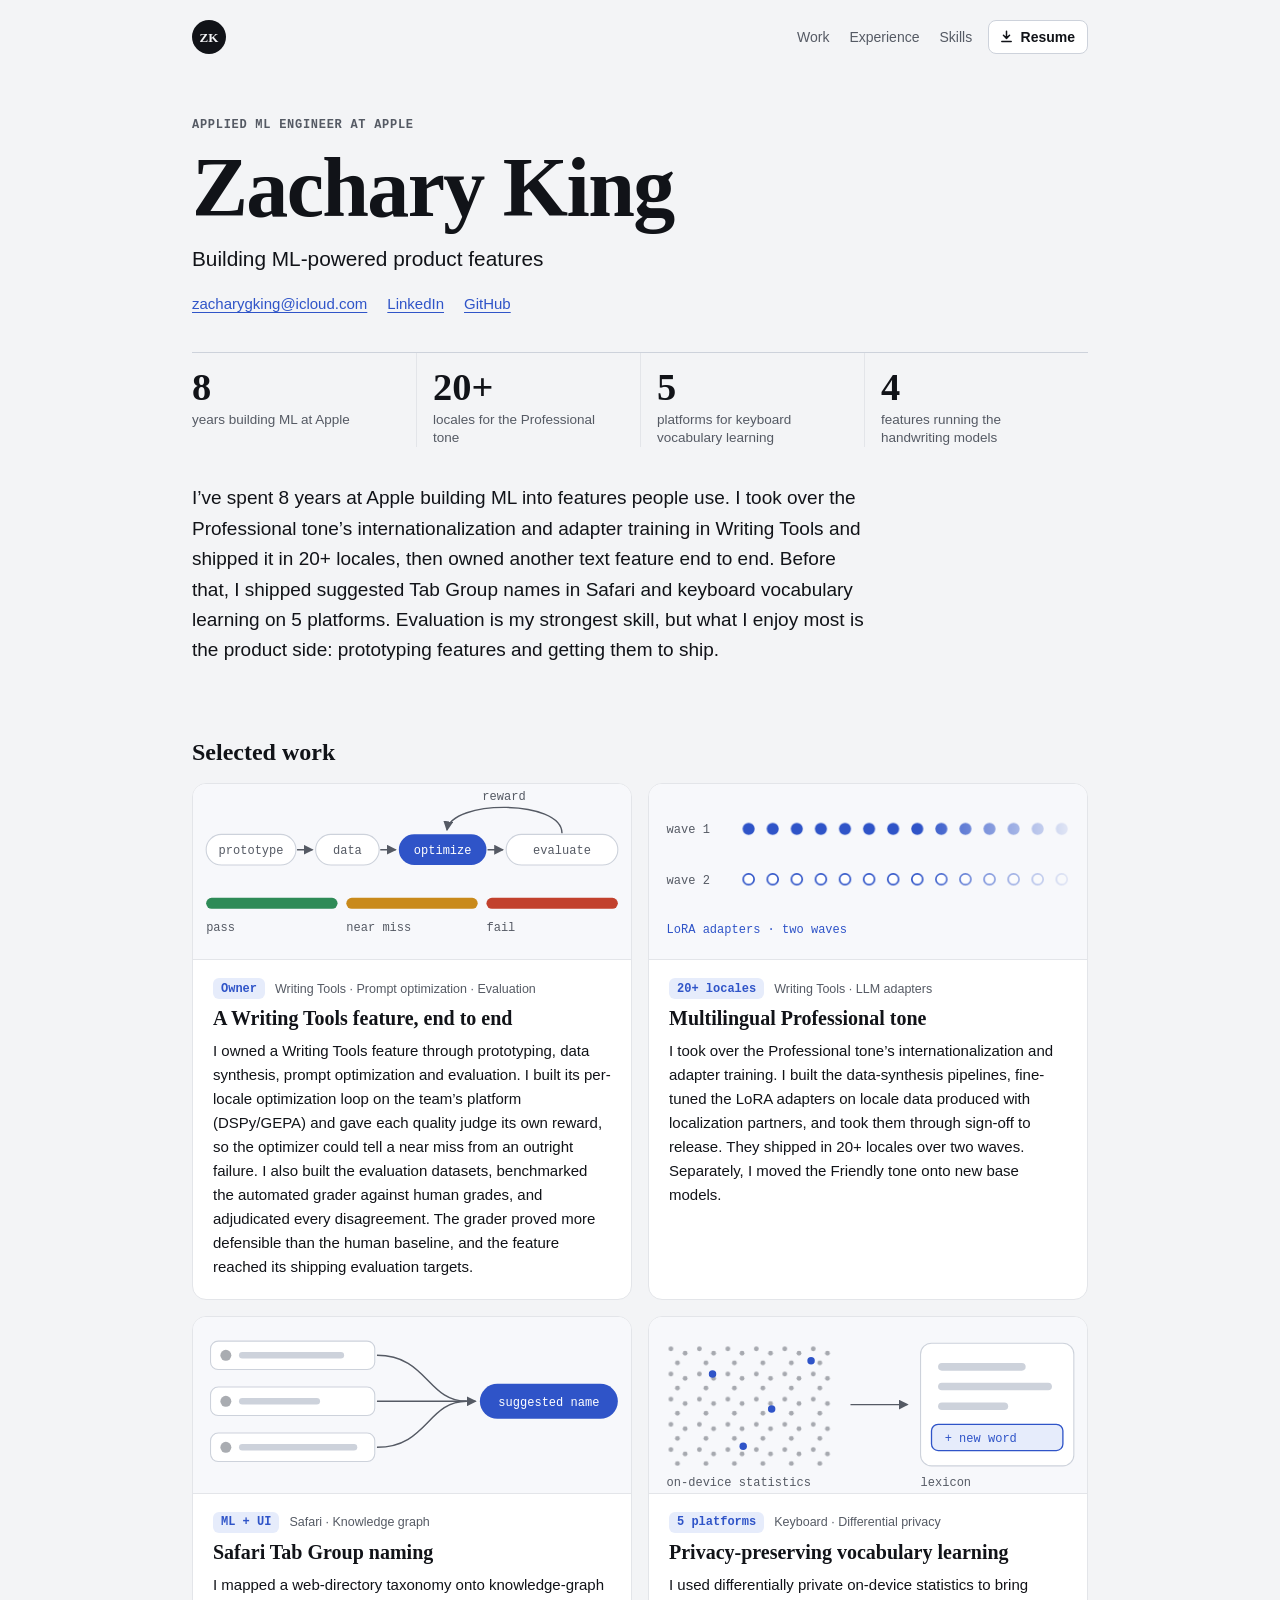
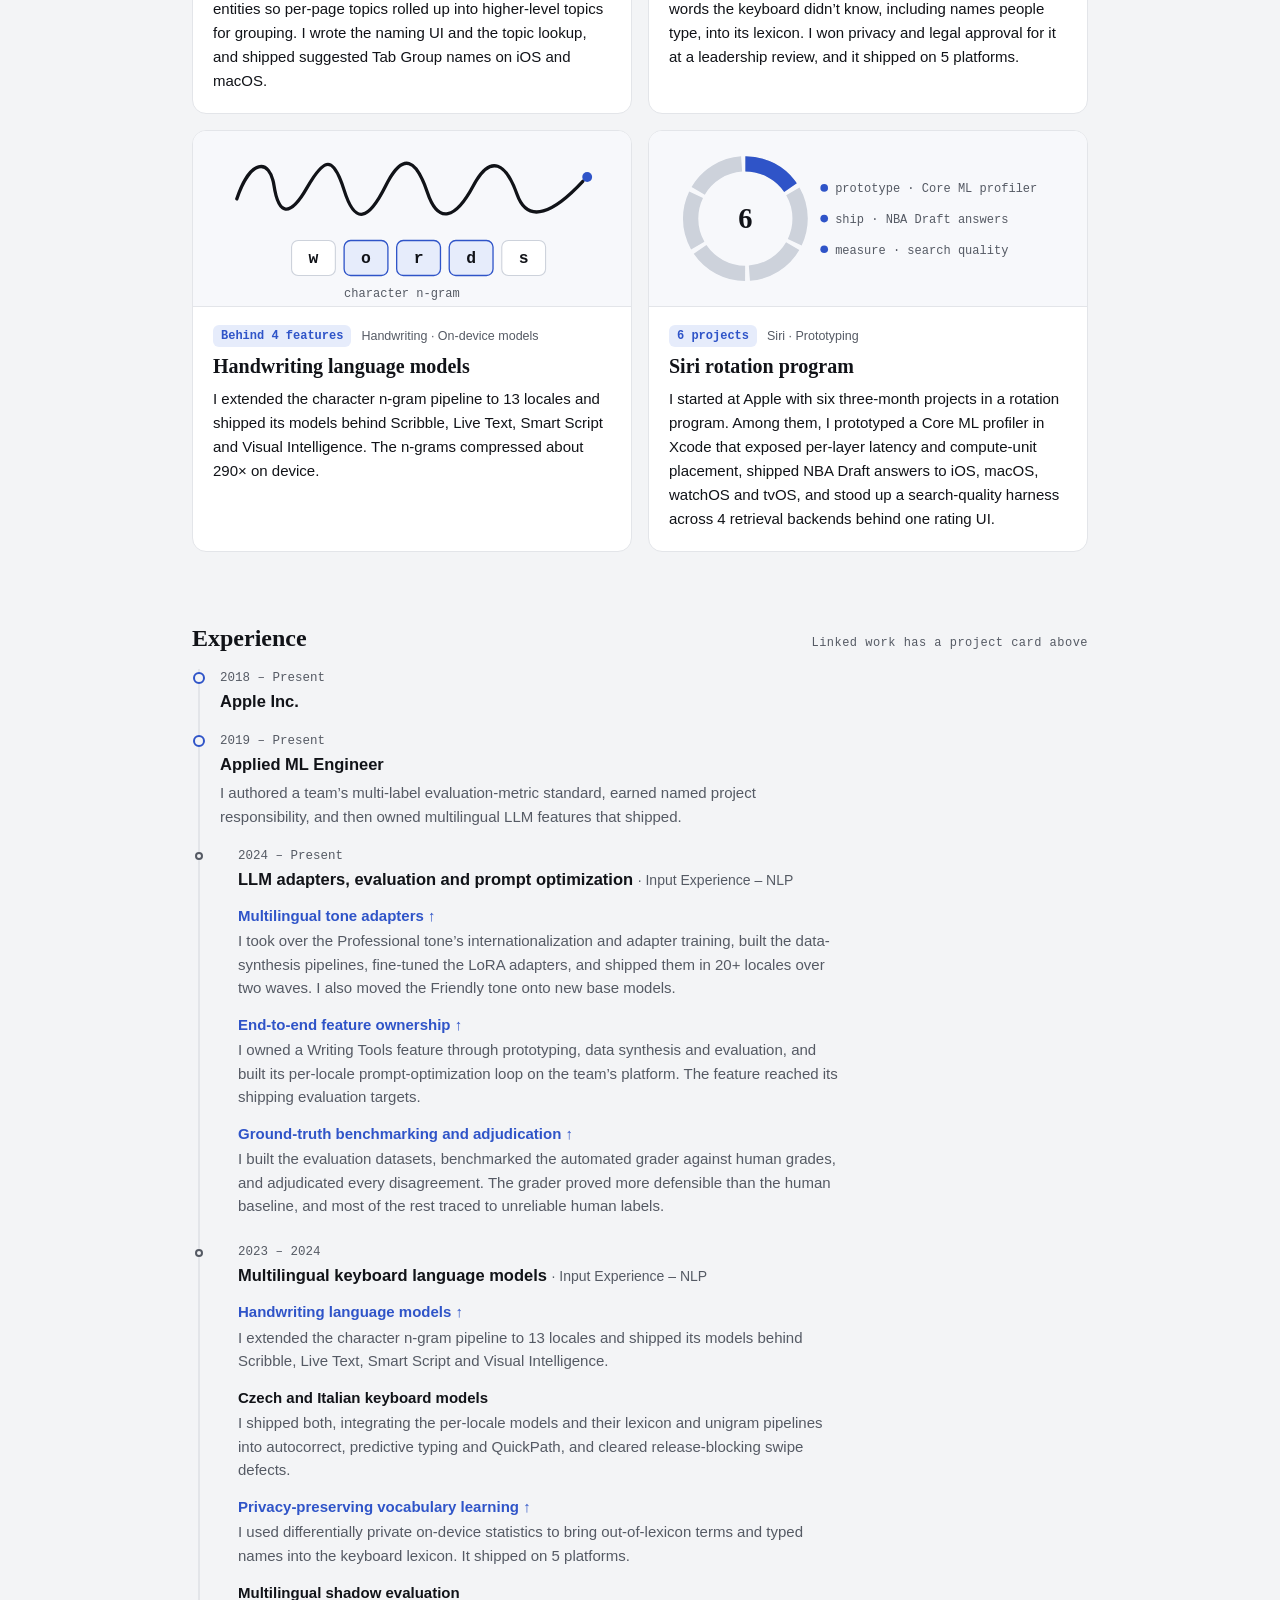
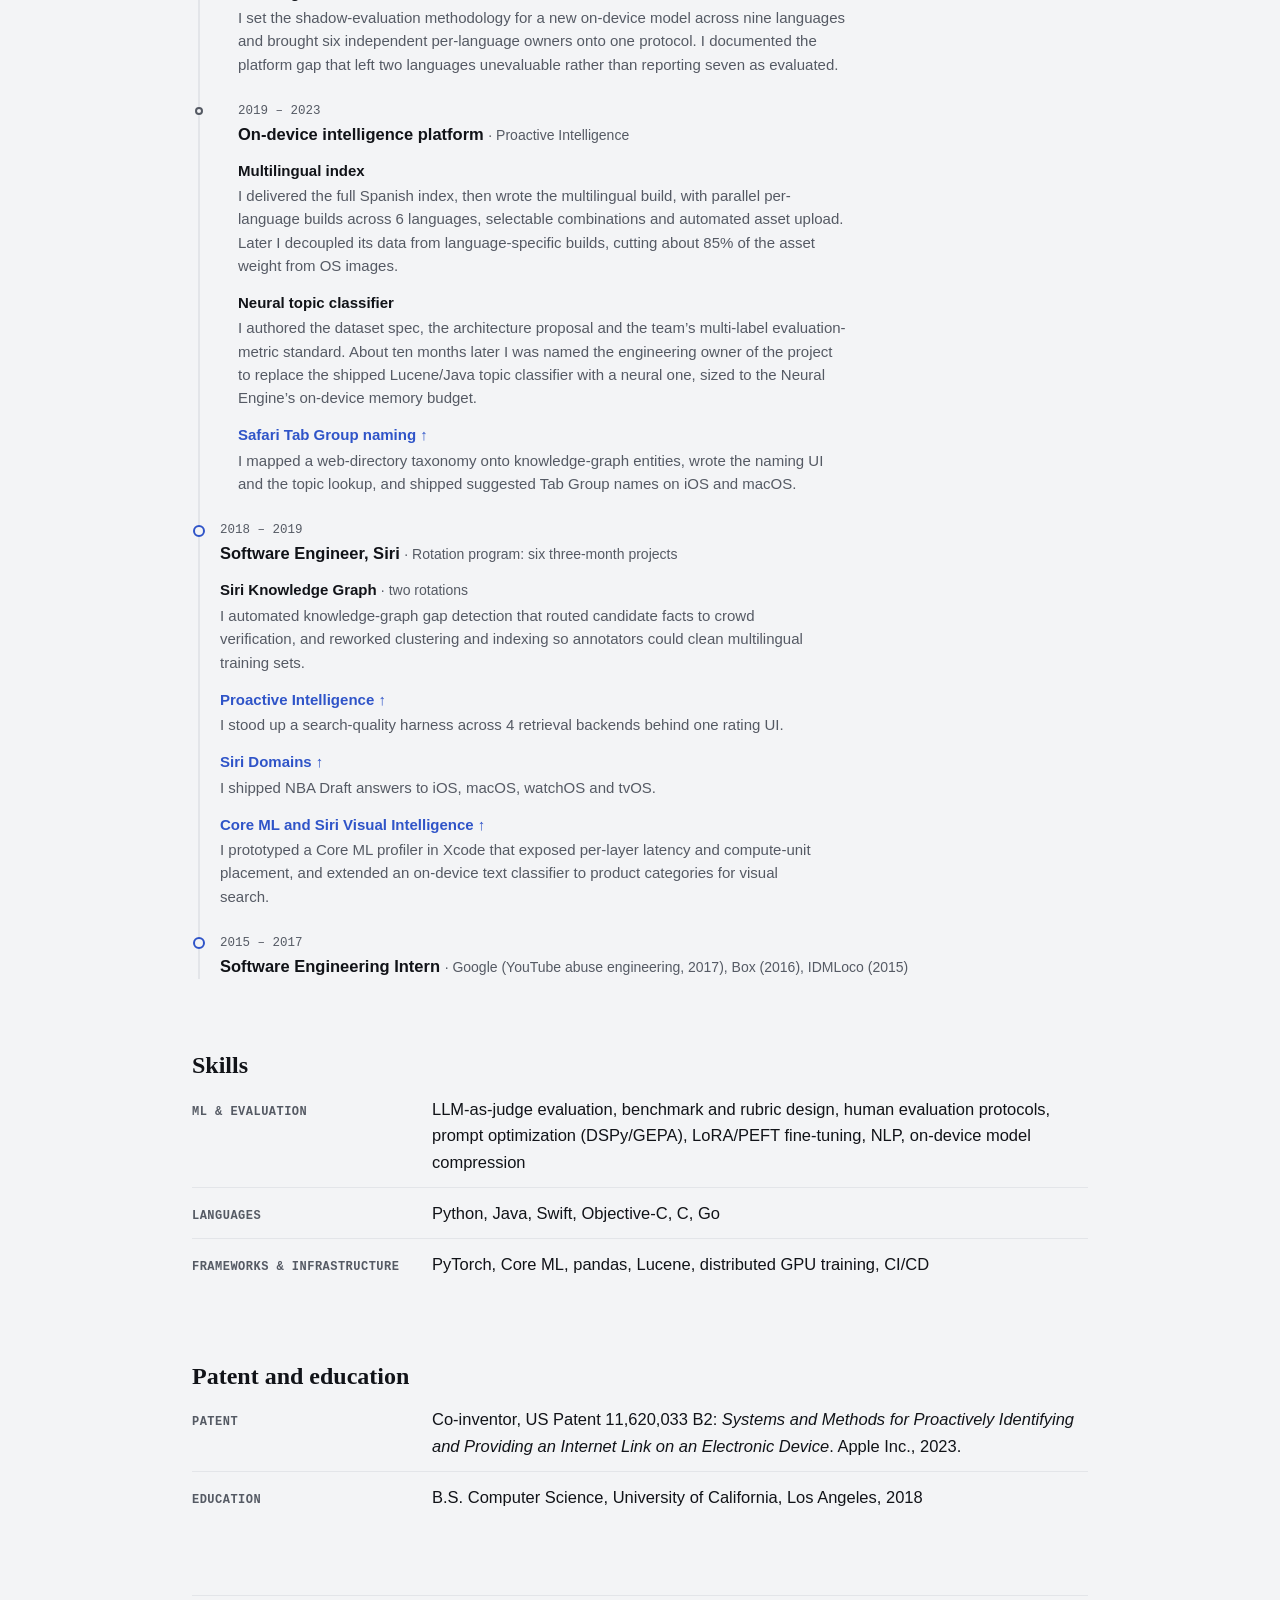
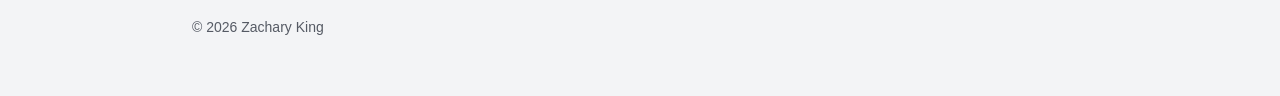
<file: index.html>
<!doctype html>
<html lang="en">
<head>
  <meta charset="utf-8">
  <meta name="viewport" content="width=device-width, initial-scale=1">
  <title>Zachary King – Applied ML Engineer</title>
  <meta name="description" content="Zachary King is an Applied ML Engineer at Apple who builds ML-powered product features, from LLM adapters and prompt optimization to on-device models.">
  <meta name="color-scheme" content="light dark">
  <meta name="theme-color" content="#f3f4f6" media="(prefers-color-scheme: light)">
  <meta name="theme-color" content="#0c0d10" media="(prefers-color-scheme: dark)">
  <meta property="og:type" content="website">
  <meta property="og:title" content="Zachary King – Applied ML Engineer">
  <meta property="og:description" content="Applied ML Engineer at Apple building ML-powered product features, from LLM adapters and prompt optimization to on-device models.">
  <meta property="og:url" content="https://zacharygking.github.io/">
  <meta property="og:image" content="https://zacharygking.github.io/og.png">
  <meta property="og:image:width" content="1200">
  <meta property="og:image:height" content="630">
  <meta property="og:image:alt" content="Zachary King, Applied ML Engineer at Apple, building ML-powered product features">
  <meta name="twitter:card" content="summary_large_image">
  <meta name="twitter:image:alt" content="Zachary King, Applied ML Engineer at Apple, building ML-powered product features">
  <link rel="canonical" href="https://zacharygking.github.io/">
  <link rel="icon" href="favicon-32.png" sizes="32x32" type="image/png">
  <link rel="icon" href="favicon.svg" type="image/svg+xml">
  <link rel="apple-touch-icon" href="apple-touch-icon.png">
  <link rel="stylesheet" href="styles.css">
</head>
<body>
  <!-- Shared pieces for the project illustrations -->
  <svg class="defs" aria-hidden="true" focusable="false">
    <defs>
      <marker id="arrowhead" viewBox="0 0 8 8" refX="7" refY="4" markerWidth="7" markerHeight="7" orient="auto"><path class="arrowhead" d="M0 0L8 4L0 8z"/></marker>
      <pattern id="dots-filled" x="80" y="30" width="22" height="22" patternUnits="userSpaceOnUse"><circle class="dot" cx="11" cy="11" r="5.5"/></pattern>
      <pattern id="dots-open" x="80" y="76" width="22" height="22" patternUnits="userSpaceOnUse"><circle class="ring" cx="11" cy="11" r="5"/></pattern>
      <linearGradient id="fade-gradient"><stop offset="0" stop-color="#fff"/><stop offset="0.62" stop-color="#fff"/><stop offset="1" stop-color="#fff" stop-opacity="0"/></linearGradient>
      <mask id="fade-right"><rect width="400" height="160" fill="url(#fade-gradient)"/></mask>
      <pattern id="specks" x="16" y="24" width="26" height="23" patternUnits="userSpaceOnUse"><circle class="speck" cx="4" cy="5" r="2.2"/><circle class="speck" cx="17" cy="9" r="2.2"/><circle class="speck" cx="10" cy="18" r="2.2"/></pattern>
    </defs>
  </svg>

  <div class="page">
    <header class="site-header">
      <div class="topbar">
        <a class="mark" href="#top" aria-label="ZK, Zachary King, back to top">ZK</a>
        <nav aria-label="Sections">
          <ul class="nav" role="list">
            <li><a href="#work">Work</a></li>
            <li><a href="#experience">Experience</a></li>
            <li><a href="#skills">Skills</a></li>
          </ul>
        </nav>
        <a class="resume" href="resume.pdf" aria-label="Resume (PDF)" data-goatcounter-click="resume-pdf" data-goatcounter-title="Resume (PDF)"><svg viewBox="0 0 16 16" aria-hidden="true"><path d="M8 2.5v7.5M4.75 6.75 8 10l3.25-3.25M3 13.25h10" fill="none" stroke="currentColor" stroke-width="1.6" stroke-linecap="round" stroke-linejoin="round"/></svg>Resume</a>
      </div>

      <div class="hero">
        <p class="eyebrow">Applied ML Engineer at Apple</p>
        <h1>Zachary King</h1>
        <p class="tagline">Building ML-powered product features</p>
        <ul class="contact" role="list">
          <li><a href="mailto:zacharygking@icloud.com" data-goatcounter-click="contact-email">zacharygking@icloud.com</a></li>
          <li><a href="https://www.linkedin.com/in/zacharygking/" rel="me" data-goatcounter-click="contact-linkedin">LinkedIn</a></li>
          <li><a href="https://github.com/zacharygking" rel="me" data-goatcounter-click="contact-github">GitHub</a></li>
        </ul>
        <dl class="stats">
          <div><dt>years building ML at Apple</dt><dd>8</dd></div>
          <div><dt>locales for the Professional tone</dt><dd>20+</dd></div>
          <div><dt>platforms for keyboard vocabulary learning</dt><dd>5</dd></div>
          <div><dt>features running the handwriting models</dt><dd>4</dd></div>
        </dl>
      </div>
    </header>

    <main>
      <section id="about" aria-label="About">
        <p class="lead">I’ve spent 8 years at Apple building ML into features people use. I took over the Professional tone’s internationalization and adapter training in Writing Tools and shipped it in 20+ locales, then owned another text feature end to end. Before that, I shipped suggested Tab Group names in Safari and keyboard vocabulary learning on 5 platforms. Evaluation is my strongest skill, but what I enjoy most is the product side: prototyping features and getting them to ship.</p>
      </section>

      <section id="work" aria-labelledby="work-title">
        <h2 id="work-title">Selected work</h2>
        <div class="cards">

          <article class="case" id="writing-tools">
            <div class="art">
              <svg viewBox="0 0 400 160" aria-hidden="true">
                <rect class="node" x="12" y="46" width="82" height="28" rx="14"/><text x="53" y="64" text-anchor="middle">prototype</text>
                <rect class="node" x="112" y="46" width="58" height="28" rx="14"/><text x="141" y="64" text-anchor="middle">data</text>
                <rect class="hot" x="188" y="46" width="80" height="28" rx="14"/><text class="on-hot" x="228" y="64" text-anchor="middle">optimize</text>
                <rect class="node" x="286" y="46" width="102" height="28" rx="14"/><text x="337" y="64" text-anchor="middle">evaluate</text>
                <path class="arrow" d="M95 60H109" marker-end="url(#arrowhead)"/>
                <path class="arrow" d="M171 60H185" marker-end="url(#arrowhead)"/>
                <path class="arrow" d="M269 60H283" marker-end="url(#arrowhead)"/>
                <path class="arrow" d="M337 45C337 14 236 14 232 42" marker-end="url(#arrowhead)"/><text x="284" y="15" text-anchor="middle">reward</text>
                <rect class="pass" x="12" y="104" width="120" height="10" rx="5"/><rect class="near" x="140" y="104" width="120" height="10" rx="5"/><rect class="fail" x="268" y="104" width="120" height="10" rx="5"/>
                <text x="12" y="134">pass</text><text x="140" y="134">near miss</text><text x="268" y="134">fail</text>
              </svg>
            </div>
            <div class="text">
              <p class="meta"><span class="chip">Owner</span><span class="kicker">Writing Tools · Prompt optimization · Evaluation</span></p>
              <h3>A Writing Tools feature, end to end</h3>
              <p class="body">I owned a Writing Tools feature through prototyping, data synthesis, prompt optimization and evaluation. I built its per-locale optimization loop on the team’s platform (DSPy/GEPA) and gave each quality judge its own reward, so the optimizer could tell a near miss from an outright failure. I also built the evaluation datasets, benchmarked the automated grader against human grades, and adjudicated every disagreement. The grader proved more defensible than the human baseline, and the feature reached its shipping evaluation targets.</p>
            </div>
          </article>

          <article class="case" id="tone">
            <div class="art">
              <svg viewBox="0 0 400 160" aria-hidden="true">
                <text x="16" y="45">wave 1</text><rect x="80" y="30" width="310" height="22" fill="url(#dots-filled)" mask="url(#fade-right)"/>
                <text x="16" y="91">wave 2</text><rect x="80" y="76" width="310" height="22" fill="url(#dots-open)" mask="url(#fade-right)"/>
                <text class="accent-text" x="16" y="136">LoRA adapters · two waves</text>
              </svg>
            </div>
            <div class="text">
              <p class="meta"><span class="chip">20+ locales</span><span class="kicker">Writing Tools · LLM adapters</span></p>
              <h3>Multilingual Professional tone</h3>
              <p class="body">I took over the Professional tone’s internationalization and adapter training. I built the data-synthesis pipelines, fine-tuned the LoRA adapters on locale data produced with localization partners, and took them through sign-off to release. They shipped in 20+ locales over two waves. Separately, I moved the Friendly tone onto new base models.</p>
            </div>
          </article>

          <article class="case" id="tab-groups">
            <div class="art">
              <svg viewBox="0 0 400 160" aria-hidden="true">
                <rect class="node" x="16" y="22" width="150" height="26" rx="7"/><circle class="speck" cx="30" cy="35" r="5"/><rect class="bar" x="42" y="32" width="96" height="6" rx="3"/>
                <rect class="node" x="16" y="64" width="150" height="26" rx="7"/><circle class="speck" cx="30" cy="77" r="5"/><rect class="bar" x="42" y="74" width="74" height="6" rx="3"/>
                <rect class="node" x="16" y="106" width="150" height="26" rx="7"/><circle class="speck" cx="30" cy="119" r="5"/><rect class="bar" x="42" y="116" width="108" height="6" rx="3"/>
                <path class="arrow" d="M168 35C214 35 214 77 250 77"/><path class="arrow" d="M168 119C214 119 214 77 250 77"/>
                <path class="arrow" d="M168 77H258" marker-end="url(#arrowhead)"/>
                <rect class="hot" x="262" y="61" width="126" height="32" rx="16"/><text class="on-hot" x="325" y="81" text-anchor="middle">suggested name</text>
              </svg>
            </div>
            <div class="text">
              <p class="meta"><span class="chip">ML + UI</span><span class="kicker">Safari · Knowledge graph</span></p>
              <h3>Safari Tab Group naming</h3>
              <p class="body">I mapped a web-directory taxonomy onto knowledge-graph entities so per-page topics rolled up into higher-level topics for grouping. I wrote the naming UI and the topic lookup, and shipped suggested Tab Group names on iOS and macOS.</p>
            </div>
          </article>

          <article class="case" id="vocabulary">
            <div class="art">
              <svg viewBox="0 0 400 160" aria-hidden="true">
                <rect x="16" y="24" width="156" height="112" fill="url(#specks)"/>
                <circle class="dot" cx="58" cy="52" r="3.4"/><circle class="dot" cx="112" cy="84" r="3.4"/><circle class="dot" cx="86" cy="118" r="3.4"/><circle class="dot" cx="148" cy="40" r="3.4"/>
                <path class="arrow" d="M184 80H236" marker-end="url(#arrowhead)"/>
                <rect class="node" x="248" y="24" width="140" height="112" rx="10"/>
                <rect class="bar" x="264" y="42" width="80" height="7" rx="3.5"/><rect class="bar" x="264" y="60" width="104" height="7" rx="3.5"/><rect class="bar" x="264" y="78" width="64" height="7" rx="3.5"/>
                <rect class="soft" x="258" y="98" width="120" height="24" rx="6"/><text class="accent-text" x="270" y="114">+ new word</text>
                <text x="16" y="154">on-device statistics</text><text x="248" y="154">lexicon</text>
              </svg>
            </div>
            <div class="text">
              <p class="meta"><span class="chip">5 platforms</span><span class="kicker">Keyboard · Differential privacy</span></p>
              <h3>Privacy-preserving vocabulary learning</h3>
              <p class="body">I used differentially private on-device statistics to bring words the keyboard didn’t know, including names people type, into its lexicon. I won privacy and legal approval for it at a leadership review, and it shipped on 5 platforms.</p>
            </div>
          </article>

          <article class="case" id="handwriting">
            <div class="art">
              <svg viewBox="0 0 400 160" aria-hidden="true">
                <path class="pen" d="M40 62C52 26 70 24 74 50S88 80 104 52S128 22 138 54S160 82 176 50S204 26 214 56S240 80 256 50S286 30 296 58S330 74 356 46"/><circle class="dot" cx="360" cy="42" r="4.5"/>
                <rect class="node" x="90" y="100" width="40" height="32" rx="6"/><rect class="soft" x="138" y="100" width="40" height="32" rx="6"/><rect class="soft" x="186" y="100" width="40" height="32" rx="6"/><rect class="soft" x="234" y="100" width="40" height="32" rx="6"/><rect class="node" x="282" y="100" width="40" height="32" rx="6"/>
                <text class="glyph" x="110" y="121" text-anchor="middle">w</text><text class="glyph" x="158" y="121" text-anchor="middle">o</text><text class="glyph" x="206" y="121" text-anchor="middle">r</text><text class="glyph" x="254" y="121" text-anchor="middle">d</text><text class="glyph" x="302" y="121" text-anchor="middle">s</text>
                <text x="138" y="152">character n-gram</text>
              </svg>
            </div>
            <div class="text">
              <p class="meta"><span class="chip">Behind 4 features</span><span class="kicker">Handwriting · On-device models</span></p>
              <h3>Handwriting language models</h3>
              <p class="body">I extended the character n-gram pipeline to 13 locales and shipped its models behind Scribble, Live Text, Smart Script and Visual Intelligence. The n-grams compressed about 290× on device.</p>
            </div>
          </article>

          <article class="case" id="siri">
            <div class="art">
              <svg viewBox="0 0 400 160" aria-hidden="true">
                <circle class="seg" cx="88" cy="80" r="50" stroke-dasharray="48.36 4" transform="rotate(-90 88 80)"/>
                <circle class="seg on" cx="88" cy="80" r="50" stroke-dasharray="48.36 265.8" transform="rotate(-90 88 80)"/>
                <text class="ring-num" x="88" y="89" text-anchor="middle">6</text>
                <circle class="dot" cx="160" cy="52" r="3.5"/><text x="170" y="56">prototype · Core ML profiler</text>
                <circle class="dot" cx="160" cy="80" r="3.5"/><text x="170" y="84">ship · NBA Draft answers</text>
                <circle class="dot" cx="160" cy="108" r="3.5"/><text x="170" y="112">measure · search quality</text>
              </svg>
            </div>
            <div class="text">
              <p class="meta"><span class="chip">6 projects</span><span class="kicker">Siri · Prototyping</span></p>
              <h3>Siri rotation program</h3>
              <p class="body">I started at Apple with six three-month projects in a rotation program. Among them, I prototyped a Core ML profiler in Xcode that exposed per-layer latency and compute-unit placement, shipped NBA Draft answers to iOS, macOS, watchOS and tvOS, and stood up a search-quality harness across 4 retrieval backends behind one rating UI.</p>
            </div>
          </article>
        </div>
      </section>

      <!--
      Projects: uncomment when there's something public to show. Give the card an id, a small
      400×160 illustration, one chip, a kicker, a heading, and 2–4 sentences with a repo link.

      <section id="projects" aria-labelledby="projects-title">
        <h2 id="projects-title">Projects</h2>
        <div class="cards">
          <article class="case" id="project-name">
            <div class="art"><svg viewBox="0 0 400 160" aria-hidden="true"></svg></div>
            <div class="text">
              <p class="meta"><span class="chip">Metric</span><span class="kicker">Topic · Stack</span></p>
              <h3>Project name</h3>
              <p class="body">Two to four sentences, with a link to the repo.</p>
            </div>
          </article>
        </div>
      </section>
      -->

      <section id="experience" aria-labelledby="experience-title">
        <div class="section-head">
          <h2 id="experience-title">Experience</h2>
          <p class="section-note">Linked work has a project card above</p>
        </div>
        <ol class="timeline" role="list">
          <li><span class="when">2018 – Present</span><span class="role">Apple Inc.</span></li>
          <li><span class="when">2019 – Present</span><span class="role">Applied ML Engineer</span>
            <p class="role-note">I authored a team’s multi-label evaluation-metric standard, earned named project responsibility, and then owned multilingual LLM features that shipped.</p>
          </li>
          <li class="nested"><span class="when">2024 – Present</span><span class="role">LLM adapters, evaluation and prompt optimization</span> <span class="sub">· Input Experience – NLP</span>
            <ul class="work-list" role="list">
              <li><span class="work-name"><a href="#tone">Multilingual tone adapters</a></span><span class="detail">I took over the Professional tone’s internationalization and adapter training, built the data-synthesis pipelines, fine-tuned the LoRA adapters, and shipped them in 20+ locales over two waves. I also moved the Friendly tone onto new base models.</span></li>
              <li><span class="work-name"><a href="#writing-tools">End-to-end feature ownership</a></span><span class="detail">I owned a Writing Tools feature through prototyping, data synthesis and evaluation, and built its per-locale prompt-optimization loop on the team’s platform. The feature reached its shipping evaluation targets.</span></li>
              <li><span class="work-name"><a href="#writing-tools">Ground-truth benchmarking and adjudication</a></span><span class="detail">I built the evaluation datasets, benchmarked the automated grader against human grades, and adjudicated every disagreement. The grader proved more defensible than the human baseline, and most of the rest traced to unreliable human labels.</span></li>
            </ul>
          </li>
          <li class="nested"><span class="when">2023 – 2024</span><span class="role">Multilingual keyboard language models</span> <span class="sub">· Input Experience – NLP</span>
            <ul class="work-list" role="list">
              <li><span class="work-name"><a href="#handwriting">Handwriting language models</a></span><span class="detail">I extended the character n-gram pipeline to 13 locales and shipped its models behind Scribble, Live Text, Smart Script and Visual Intelligence.</span></li>
              <li><span class="work-name">Czech and Italian keyboard models</span><span class="detail">I shipped both, integrating the per-locale models and their lexicon and unigram pipelines into autocorrect, predictive typing and QuickPath, and cleared release-blocking swipe defects.</span></li>
              <li><span class="work-name"><a href="#vocabulary">Privacy-preserving vocabulary learning</a></span><span class="detail">I used differentially private on-device statistics to bring out-of-lexicon terms and typed names into the keyboard lexicon. It shipped on 5 platforms.</span></li>
              <li><span class="work-name">Multilingual shadow evaluation</span><span class="detail">I set the shadow-evaluation methodology for a new on-device model across nine languages and brought six independent per-language owners onto one protocol. I documented the platform gap that left two languages unevaluable rather than reporting seven as evaluated.</span></li>
            </ul>
          </li>
          <li class="nested"><span class="when">2019 – 2023</span><span class="role">On-device intelligence platform</span> <span class="sub">· Proactive Intelligence</span>
            <ul class="work-list" role="list">
              <li><span class="work-name">Multilingual index</span><span class="detail">I delivered the full Spanish index, then wrote the multilingual build, with parallel per-language builds across 6 languages, selectable combinations and automated asset upload. Later I decoupled its data from language-specific builds, cutting about 85% of the asset weight from OS images.</span></li>
              <li><span class="work-name">Neural topic classifier</span><span class="detail">I authored the dataset spec, the architecture proposal and the team’s multi-label evaluation-metric standard. About ten months later I was named the engineering owner of the project to replace the shipped Lucene/Java topic classifier with a neural one, sized to the Neural Engine’s on-device memory budget.</span></li>
              <li><span class="work-name"><a href="#tab-groups">Safari Tab Group naming</a></span><span class="detail">I mapped a web-directory taxonomy onto knowledge-graph entities, wrote the naming UI and the topic lookup, and shipped suggested Tab Group names on iOS and macOS.</span></li>
            </ul>
          </li>
          <li><span class="when">2018 – 2019</span><span class="role">Software Engineer, Siri</span> <span class="sub">· Rotation program: six three-month projects</span>
            <ul class="work-list" role="list">
              <li><span class="work-name">Siri Knowledge Graph <span class="sub">· two rotations</span></span><span class="detail">I automated knowledge-graph gap detection that routed candidate facts to crowd verification, and reworked clustering and indexing so annotators could clean multilingual training sets.</span></li>
              <li><span class="work-name"><a href="#siri">Proactive Intelligence</a></span><span class="detail">I stood up a search-quality harness across 4 retrieval backends behind one rating UI.</span></li>
              <li><span class="work-name"><a href="#siri">Siri Domains</a></span><span class="detail">I shipped NBA Draft answers to iOS, macOS, watchOS and tvOS.</span></li>
              <li><span class="work-name"><a href="#siri">Core ML and Siri Visual Intelligence</a></span><span class="detail">I prototyped a Core ML profiler in Xcode that exposed per-layer latency and compute-unit placement, and extended an on-device text classifier to product categories for visual search.</span></li>
            </ul>
          </li>
          <li><span class="when">2015 – 2017</span><span class="role">Software Engineering Intern</span> <span class="sub">· Google (YouTube abuse engineering, 2017), Box (2016), IDMLoco (2015)</span></li>
        </ol>
      </section>

      <section id="skills" aria-labelledby="skills-title">
        <h2 id="skills-title">Skills</h2>
        <dl class="rows">
          <div><dt>ML &amp; evaluation</dt><dd>LLM-as-judge evaluation, benchmark and rubric design, human evaluation protocols, prompt optimization (DSPy/GEPA), LoRA/PEFT fine-tuning, NLP, on-device model compression</dd></div>
          <div><dt>Languages</dt><dd>Python, Java, Swift, Objective-C, C, Go</dd></div>
          <div><dt>Frameworks &amp; infrastructure</dt><dd>PyTorch, Core ML, pandas, Lucene, distributed GPU training, CI/CD</dd></div>
        </dl>
      </section>

      <section id="background" aria-labelledby="background-title">
        <h2 id="background-title">Patent and education</h2>
        <dl class="rows">
          <div><dt>Patent</dt><dd>Co-inventor, US Patent 11,620,033 B2: <cite>Systems and Methods for Proactively Identifying and Providing an Internet Link on an Electronic Device</cite>. Apple Inc., 2023.</dd></div>
          <div><dt>Education</dt><dd>B.S. Computer Science, University of California, Los Angeles, 2018</dd></div>
        </dl>
      </section>
    </main>

    <footer class="site-footer">
      <p>© 2026 Zachary King</p>
    </footer>
  </div>

  <!-- GoatCounter analytics: page views, plus clicks on links marked data-goatcounter-click -->
  <script data-goatcounter="https://zacharygking.goatcounter.com/count" async src="https://gc.zgo.at/count.v5.js" integrity="sha384-atnOLvQb9t+jTSipvd75X2yginT4PjVbqDdlJAmxMm+wYElFmeR6EmLP5bYeoRVQ" crossorigin="anonymous"></script>
</body>
</html>
</file>
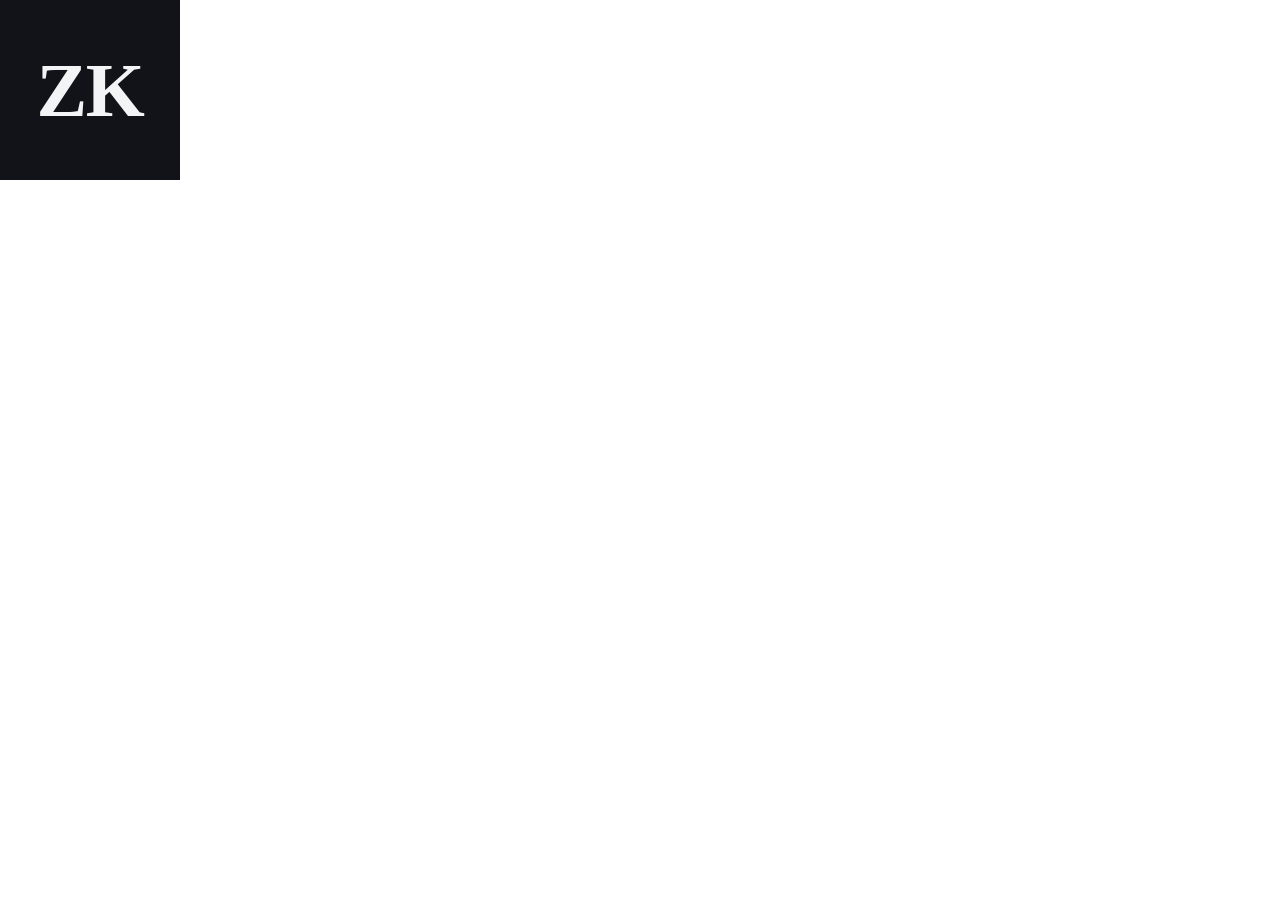
<file: source/icon.html>
<!doctype html>
<!--
  Source for the PNG icons. Render with headless Chrome from the repo root, e.g.:
    "/Applications/Google Chrome.app/Contents/MacOS/Google Chrome" --headless=new --hide-scrollbars \
      --force-device-scale-factor=1 --default-background-color=00000000 \
      --window-size=180,180 --screenshot=apple-touch-icon.png "file://$PWD/source/icon.html?size=180"
  Add &round=1 for the round 32px favicon-32.png.
-->
<meta charset="utf-8">
<meta name="robots" content="noindex">
<title>Icon source</title>
<style>
  html, body { margin: 0; background: transparent; }
  .icon {
    display: grid;
    place-items: center;
    background: #111318;
    color: #f3f4f6;
    font: 700 var(--fs, 76px)/1 Charter, "Bitstream Charter", Georgia, serif;
    letter-spacing: -0.02em;
  }
</style>
<div class="icon" id="icon">ZK</div>
<script>
  const params = new URLSearchParams(location.search);
  const size = Number(params.get("size")) || 180;
  const icon = document.getElementById("icon");
  icon.style.width = icon.style.height = size + "px";
  icon.style.setProperty("--fs", Math.round(size * 0.42) + "px");
  if (params.get("round") === "1") icon.style.borderRadius = "50%";
</script>
</file>
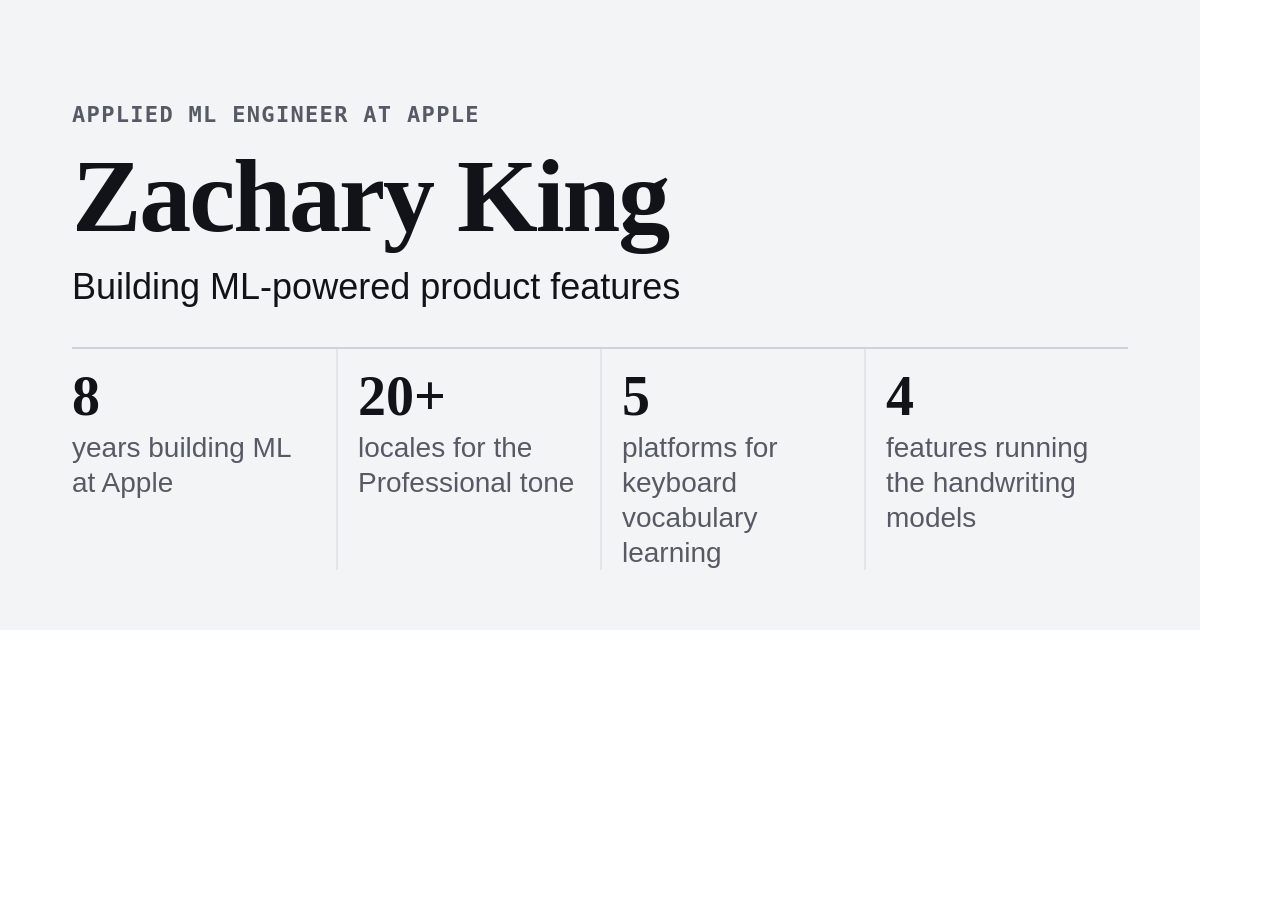
<file: source/og.html>
<!doctype html>
<!--
  Source for og.png, the 1200×630 link-preview image. Render with headless Chrome from the repo root:
    "/Applications/Google Chrome.app/Contents/MacOS/Google Chrome" --headless=new --hide-scrollbars \
      --force-device-scale-factor=1 --window-size=1200,630 --screenshot=og.png "file://$PWD/source/og.html"
  Keep the stats in step with the stats row in index.html.
-->
<meta charset="utf-8">
<meta name="robots" content="noindex">
<title>Link preview source</title>
<style>
  html, body { margin: 0; }
  .card {
    box-sizing: border-box;
    width: 1200px;
    height: 630px;
    display: grid;
    grid-template-rows: 1fr auto;
    padding: 64px 72px 60px;
    background: #f3f4f6;
    color: #111318;
    font-family: -apple-system, BlinkMacSystemFont, "Helvetica Neue", Arial, sans-serif;
  }
  .hero { align-self: center; }
  .eyebrow { margin: 0 0 14px; color: #555a64; font: 600 22px/1.3 ui-monospace, "SF Mono", Menlo, monospace; letter-spacing: 0.06em; text-transform: uppercase; }
  h1 { margin: 0; font: 700 104px/1 Charter, "Bitstream Charter", Georgia, serif; letter-spacing: -0.02em; }
  .tagline { margin: 16px 0 0; font-size: 36px; line-height: 1.3; }
  .stats { display: grid; grid-template-columns: repeat(4, 1fr); margin: 0; border-top: 2px solid #cdd2db; }
  .stats div { display: flex; flex-direction: column-reverse; justify-content: flex-end; gap: 4px; padding: 18px 20px 0 0; }
  .stats div + div { padding-left: 20px; border-left: 2px solid #e3e5e9; }
  .stats dd { margin: 0; font: 700 56px/1.05 Charter, Georgia, serif; }
  .stats dt { color: #555a64; font-size: 28px; line-height: 1.25; }
</style>
<div class="card">
  <div class="hero">
    <p class="eyebrow">Applied ML Engineer at Apple</p>
    <h1>Zachary King</h1>
    <p class="tagline">Building ML-powered product features</p>
  </div>
  <dl class="stats">
    <div><dt>years building ML at Apple</dt><dd>8</dd></div>
    <div><dt>locales for the Professional tone</dt><dd>20+</dd></div>
    <div><dt>platforms for keyboard vocabulary learning</dt><dd>5</dd></div>
    <div><dt>features running the handwriting models</dt><dd>4</dd></div>
  </dl>
</div>
</file>
<file: styles.css>
/* Zachary King: personal site. Plain CSS, no dependencies. */

:root {
  color-scheme: light dark;

  --bg: #f3f4f6;
  --card: #ffffff;
  --art: #f7f8fb;
  --text: #111318;
  --muted: #555a64;
  --rule: #e3e5e9;
  --rule-strong: #cdd2db;
  --accent: #2f54c8;
  --accent-soft: #e6ecfb;
  --on-accent: #ffffff;

  /* Grading colors, used only inside the evaluation illustration */
  --pass: #2e8b57;
  --near: #c98a1b;
  --fail: #c2412d;

  --max: 62rem;
  --rail: 13rem;
  --sans: -apple-system, BlinkMacSystemFont, "Segoe UI", Roboto, "Helvetica Neue", Arial, sans-serif;
  --serif: Charter, "Bitstream Charter", "Sitka Text", Cambria, Georgia, serif;
  --mono: ui-monospace, "SF Mono", Menlo, Consolas, monospace;
}

@media (prefers-color-scheme: dark) {
  :root {
    --bg: #0c0d10;
    --card: #15171c;
    --art: #111318;
    --text: #ecedf0;
    --muted: #9ca1ab;
    --rule: #262932;
    --rule-strong: #3a3f4b;
    --accent: #8aa8ff;
    --accent-soft: #1b2340;
    --on-accent: #0c0d10;
    --pass: #5cc38a;
    --near: #e3ae4e;
    --fail: #ee7a64;
  }
}

*,
*::before,
*::after {
  box-sizing: border-box;
}

html {
  -webkit-text-size-adjust: 100%;
  text-size-adjust: 100%;
  scroll-behavior: smooth;
}

body {
  margin: 0;
  background: var(--bg);
  color: var(--text);
  font-family: var(--sans);
  font-size: 1.03125rem;
  line-height: 1.6;
  -webkit-font-smoothing: antialiased;
}

.page {
  max-width: var(--max);
  margin-inline: auto;
  padding-inline: clamp(1.25rem, 5vw, 3rem);
  padding-block: 1.25rem 2.5rem;
}

p {
  margin: 0;
}

a {
  color: var(--accent);
  text-decoration-line: underline;
  text-decoration-thickness: 1px;
  text-underline-offset: 0.2em;
}

a:hover {
  text-decoration-thickness: 2px;
}

a:focus-visible {
  outline: 2px solid var(--accent);
  outline-offset: 3px;
}

[id] {
  scroll-margin-top: 1.5rem;
}

/* SVG definitions shared by the illustrations. Not display:none, which breaks patterns. */
.defs {
  position: absolute;
  width: 0;
  height: 0;
  overflow: hidden;
}

/* Top bar */

.topbar {
  display: flex;
  align-items: center;
  justify-content: space-between;
  gap: 1rem;
}

.mark {
  display: grid;
  place-items: center;
  width: 2.125rem;
  height: 2.125rem;
  border-radius: 50%;
  background: var(--text);
  color: var(--bg);
  font: 700 0.8125rem/1 var(--serif);
  text-decoration: none;
}

.nav {
  display: flex;
  align-items: center;
  gap: 1.25rem;
  margin: 0;
  padding: 0;
  list-style: none;
  font-size: 0.875rem;
}

.nav a {
  color: var(--muted);
  text-decoration: none;
}

.nav a:hover {
  color: var(--text);
}

.topbar nav {
  margin-left: auto;
}

.resume {
  display: inline-flex;
  align-items: center;
  gap: 0.4rem;
  padding: 0.3rem 0.75rem 0.3rem 0.625rem;
  border: 1px solid var(--rule-strong);
  border-radius: 0.5rem;
  background: var(--card);
  color: var(--text);
  font-size: 0.875rem;
  font-weight: 600;
  text-decoration: none;
  white-space: nowrap;
}

.resume:hover {
  border-color: var(--accent);
  color: var(--accent);
}

.resume svg {
  flex: none;
  width: 0.9375rem;
  height: 0.9375rem;
}

/* Phones: mark and Resume on the first row, section links on a second. Tap targets are 44px. */
@media (max-width: 36rem) {
  .topbar {
    flex-wrap: wrap;
    row-gap: 0.25rem;
  }

  .topbar nav {
    order: 3;
    flex-basis: 100%;
    margin-left: 0;
  }

  .resume {
    min-height: 2.75rem;
    margin-left: auto;
  }

  .mark {
    width: 2.75rem;
    height: 2.75rem;
  }

  .nav a {
    display: inline-flex;
    align-items: center;
    min-height: 2.75rem;
  }

  .contact a,
  .work-name a {
    display: inline-block;
    padding-block: 0.7rem;
    margin-block: -0.7rem;
  }
}

/* Hero */

.hero {
  padding-top: clamp(2rem, 7vw, 4rem);
}

.eyebrow {
  margin-bottom: 0.75rem;
  color: var(--muted);
  font: 600 0.75rem/1.3 var(--mono);
  letter-spacing: 0.06em;
  text-transform: uppercase;
}

.hero h1 {
  margin: 0;
  font: 700 clamp(3rem, 9vw, 5.25rem)/1 var(--serif);
  letter-spacing: -0.02em;
  text-wrap: balance;
}

.tagline {
  margin-top: 0.875rem;
  font-size: clamp(1.1rem, 2.4vw, 1.3rem);
  line-height: 1.45;
}

.contact {
  display: flex;
  flex-wrap: wrap;
  gap: 0.5rem 1.25rem;
  margin: 1.125rem 0 0;
  padding: 0;
  list-style: none;
  font-size: 0.9375rem;
  overflow-wrap: anywhere;
}

/* Stats: two columns on phones, four on wider screens */

.stats {
  display: grid;
  grid-template-columns: repeat(2, minmax(0, 1fr));
  gap: 1rem 0;
  margin: 2.25rem 0 0;
  padding: 0;
  border-top: 1px solid var(--rule-strong);
}

.stats div {
  display: flex;
  flex-direction: column-reverse;
  justify-content: flex-end;
  gap: 0.25rem;
  padding: 0.875rem 1rem 0 0;
}

.stats div:nth-child(even) {
  padding-left: 1rem;
  border-left: 1px solid var(--rule);
}

.stats dd {
  margin: 0;
  font: 700 2.4rem/1.05 var(--serif);
  font-variant-numeric: lining-nums;
}

.stats dt {
  color: var(--muted);
  font-size: 0.84375rem;
  line-height: 1.35;
}

@media (min-width: 40rem) {
  .stats {
    grid-template-columns: repeat(4, minmax(0, 1fr));
  }

  .stats div + div {
    padding-left: 1rem;
    border-left: 1px solid var(--rule);
  }
}

/* Sections */

section {
  margin-top: clamp(3rem, 8vw, 4.5rem);
}

#about {
  margin-top: 2.25rem;
}

.lead {
  max-width: 42rem;
  font-size: clamp(1.05rem, 2.2vw, 1.1875rem);
  overflow-wrap: break-word;
}

h2 {
  margin: 0 0 1rem;
  font: 700 1.5rem/1.2 var(--serif);
}

/* A heading with a short note beside it */
.section-head {
  display: flex;
  flex-wrap: wrap;
  align-items: baseline;
  justify-content: space-between;
  gap: 0.25rem 1rem;
  margin-bottom: 1rem;
}

.section-head h2 {
  margin: 0;
}

.section-note {
  color: var(--muted);
  font: 500 0.75rem/1.4 var(--mono);
  letter-spacing: 0.04em;
}

/* Project cards */

.cards {
  display: grid;
  gap: 1rem;
}

@media (min-width: 46rem) {
  .cards {
    grid-template-columns: repeat(2, minmax(0, 1fr));
  }
}

.case {
  display: grid;
  grid-template-rows: auto 1fr;
  overflow: hidden;
  background: var(--card);
  border: 1px solid var(--rule);
  border-radius: 0.875rem;
}

.case:target {
  border-color: var(--accent);
  box-shadow: 0 0 0 3px var(--accent-soft);
}

.art {
  background: var(--art);
  border-bottom: 1px solid var(--rule);
}

.art svg {
  display: block;
  width: 100%;
  height: auto;
}

.case .text {
  padding: 1.125rem 1.25rem 1.25rem;
}

.meta {
  display: flex;
  flex-wrap: wrap;
  align-items: center;
  gap: 0.375rem 0.625rem;
  margin-bottom: 0.375rem;
}

.chip {
  padding: 0.3rem 0.5rem;
  border-radius: 0.375rem;
  background: var(--accent-soft);
  color: var(--accent);
  font: 600 0.75rem/1 var(--mono);
}

.kicker {
  color: var(--muted);
  font-size: 0.78125rem;
}

.case h3 {
  margin: 0 0 0.5rem;
  font: 700 1.25rem/1.3 var(--serif);
  text-wrap: balance;
}

.case .body {
  font-size: 0.9375rem;
  overflow-wrap: break-word;
}

/* Illustration marks. Pattern and marker contents live in .defs, so both parents are listed. */

.art text {
  fill: var(--muted);
  font: 500 11px var(--mono);
}

/* Phones and two-column tablets draw the 400-wide illustrations small, so their labels grow */
@media (max-width: 64rem) {
  .art text {
    font-size: 13px;
  }
}

.art .glyph {
  fill: var(--text);
  font: 600 15px var(--mono);
}

.art .ring-num {
  fill: var(--text);
  font: 700 26px var(--serif);
}

.art .on-hot {
  fill: var(--on-accent);
}

.art .accent-text {
  fill: var(--accent);
}

.art .node {
  fill: var(--card);
  stroke: var(--rule-strong);
}

.art .hot,
:is(.art, .defs) .dot {
  fill: var(--accent);
}

.defs .ring {
  fill: var(--card);
  stroke: var(--accent);
  stroke-width: 1.5;
}

:is(.art, .defs) .speck {
  fill: var(--muted);
  opacity: 0.5;
}

.defs .arrowhead {
  fill: var(--muted);
}

.art .arrow {
  fill: none;
  stroke: var(--muted);
  stroke-width: 1.3;
}

.art .bar {
  fill: var(--rule-strong);
}

.art .soft {
  fill: var(--accent-soft);
  stroke: var(--accent);
  stroke-width: 1.2;
}

.art .pen {
  fill: none;
  stroke: var(--text);
  stroke-width: 3;
  stroke-linecap: round;
  stroke-linejoin: round;
}

.art .seg {
  fill: none;
  stroke: var(--rule-strong);
  stroke-width: 14;
}

.art .seg.on {
  stroke: var(--accent);
}

.art .pass {
  fill: var(--pass);
}

.art .near {
  fill: var(--near);
}

.art .fail {
  fill: var(--fail);
}

/* Experience timeline */

.timeline {
  margin: 0 0 0 0.375rem;
  padding: 0;
  list-style: none;
  border-left: 2px solid var(--rule);
}

.timeline > li {
  position: relative;
  padding: 0 0 1.125rem 1.25rem;
}

.timeline > li:last-child {
  padding-bottom: 0;
}

.timeline > li::before {
  content: "";
  position: absolute;
  left: -7px;
  top: calc(0.78125rem * 0.75 - 6px);
  width: 12px;
  height: 12px;
  border: 2px solid var(--accent);
  border-radius: 50%;
  background: var(--bg);
}

/* Focus areas sit under the role above them */
.timeline > .nested {
  margin-left: 1.125rem;
}

.timeline > .nested::before {
  left: calc(-1.125rem - 5px);
  top: calc(0.78125rem * 0.75 - 4px);
  width: 8px;
  height: 8px;
  border-color: var(--muted);
}

.when {
  display: block;
  color: var(--muted);
  font: 500 0.78125rem/1.5 var(--mono);
  font-variant-numeric: tabular-nums;
}

.role {
  font-weight: 600;
}

.sub {
  color: var(--muted);
  font-size: 0.875rem;
}

.role-note {
  max-width: 38rem;
  margin-top: 0.25rem;
  color: var(--muted);
  font-size: 0.9375rem;
}

/* The specific work under each focus area, from the public resume */
.work-list {
  display: grid;
  gap: 0.875rem;
  max-width: 38rem;
  margin: 0.75rem 0 0.5rem;
  padding: 0;
  list-style: none;
}

.work-list li {
  display: grid;
  gap: 0.125rem;
  font-size: 0.9375rem;
  line-height: 1.55;
}

.work-name {
  font-weight: 600;
}

.work-name .sub {
  font-weight: 400;
}

.work-list .detail {
  color: var(--muted);
  overflow-wrap: break-word;
}

/* Work that has a project card above links to it */
.work-name a {
  text-decoration: none;
}

.work-name a::after {
  content: " ↑";
  content: " ↑" / "";
}

.work-name a:hover {
  text-decoration: underline;
}

/* Label + content rows: skills, patent and education */

.rows {
  margin: 0;
}

.rows > div {
  padding-block: 0.75rem;
  border-top: 1px solid var(--rule);
}

.rows > div:first-child {
  padding-top: 0;
  border-top: 0;
}

.rows dt {
  margin-bottom: 0.125rem;
  color: var(--muted);
  font: 600 0.75rem/1.6 var(--mono);
  letter-spacing: 0.04em;
  text-transform: uppercase;
}

.rows dd {
  margin: 0;
}

@media (min-width: 44rem) {
  .rows > div {
    display: grid;
    grid-template-columns: var(--rail) minmax(0, 1fr);
    column-gap: 2rem;
    align-items: baseline;
  }

  .rows dt {
    margin: 0;
  }
}

/* Footer */

.site-footer {
  margin-top: clamp(3rem, 8vw, 4.5rem);
  padding-top: 1.25rem;
  border-top: 1px solid var(--rule);
  color: var(--muted);
  font-size: 0.875rem;
}

/* Motion: cards rise in as they scroll into view. CSS only, and off for reduced motion. */

@media (prefers-reduced-motion: no-preference) {
  @supports (animation-timeline: view()) {
    .case {
      animation: rise linear both;
      animation-timeline: view();
      animation-range: entry 0% entry 45%;
    }
  }
}

@media (prefers-reduced-motion: reduce) {
  html {
    scroll-behavior: auto;
  }
}

@keyframes rise {
  from {
    opacity: 0.35;
    transform: translateY(1.125rem);
  }

  to {
    opacity: 1;
    transform: none;
  }
}

/* Print: always the light palette, without navigation or motion */

@media print {
  :root {
    --bg: #ffffff;
    --card: #ffffff;
    --art: #f7f8fb;
    --text: #111318;
    --muted: #555a64;
    --rule: #e3e5e9;
    --rule-strong: #cdd2db;
    --accent: #2f54c8;
    --accent-soft: #e6ecfb;
    --on-accent: #ffffff;
    --pass: #2e8b57;
    --near: #c98a1b;
    --fail: #c2412d;
  }

  .topbar nav,
  .resume {
    display: none;
  }

  .case {
    animation: none;
    break-inside: avoid;
  }
}
</file>
